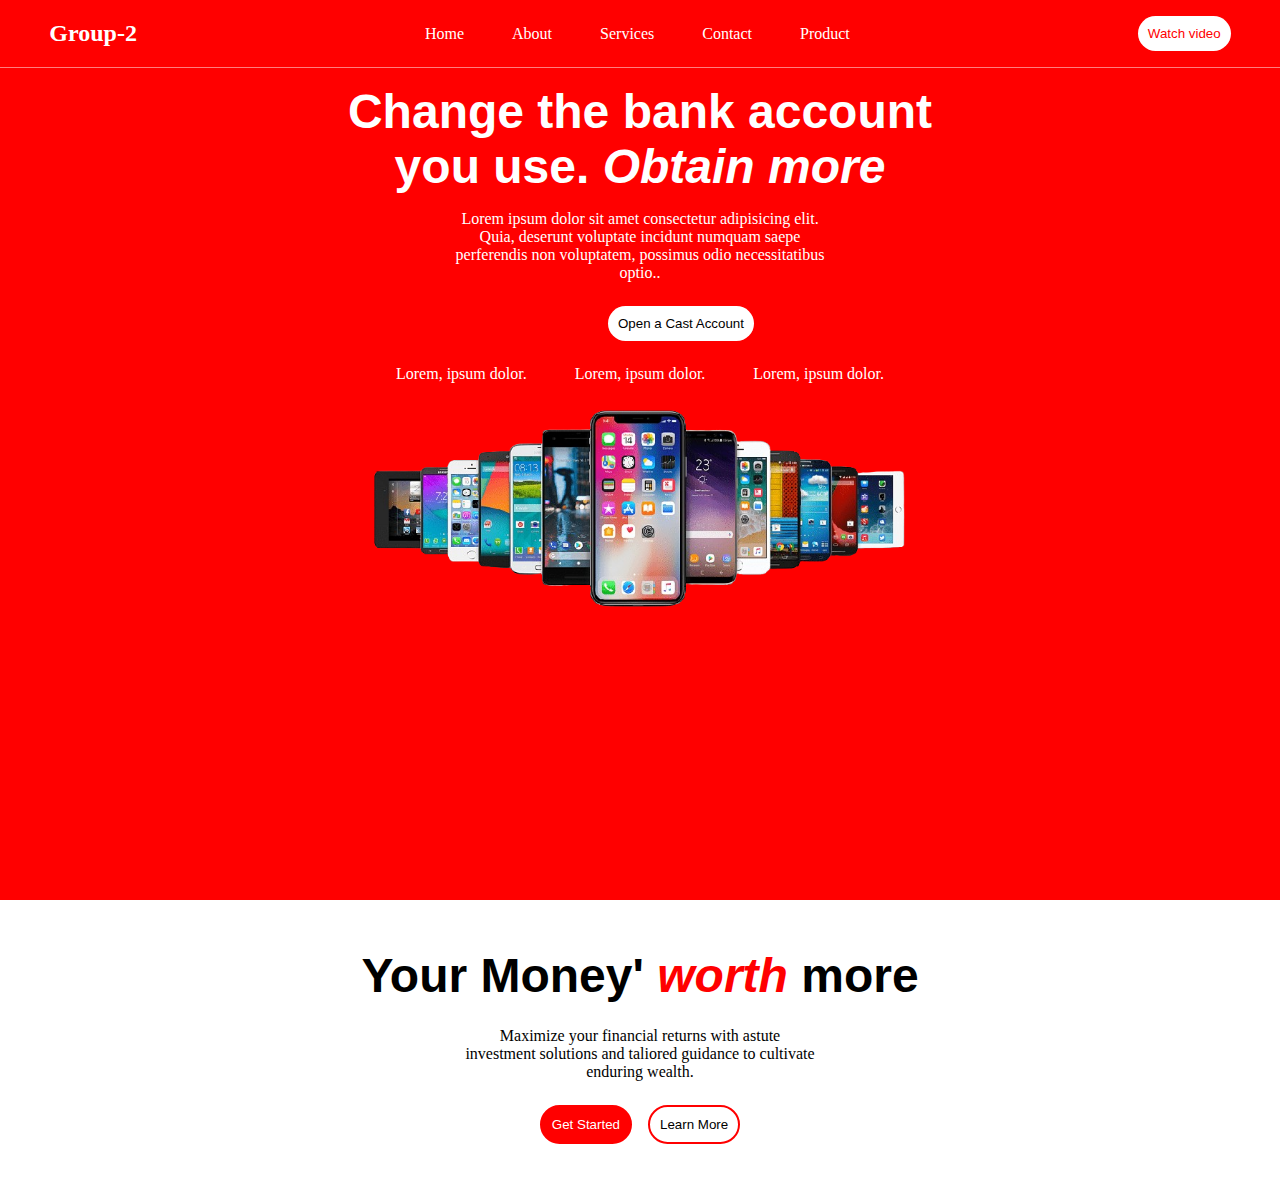
<file: index.html>
<!DOCTYPE html>
<html lang="en">
<head>
    <meta charset="UTF-8">
    <meta name="viewport" content="width=device-width, initial-scale=1.0">
    <title>Group-2</title>
    <link rel="stylesheet" href="style.css">
</head>
<body>

    <div class="box">
    <nav>
        <ul>
            <a href="#box" id="a"><h1>Group-2</h1></a>
            <li>Home</li>
            <li>About</li>
            <li>Services</li>
            <li>Contact</li>
            <li>Product</li>
            <button class="btn">Watch video</button>
        </ul>
    </nav>

    <h1 class="h1"> Change the bank account you use. <i>Obtain more</i> </h1>

    <P>Lorem ipsum dolor sit amet consectetur adipisicing elit. Quia, deserunt voluptate incidunt numquam saepe perferendis non voluptatem, possimus odio necessitatibus  optio..</P>

    <button class="btn-1">Open a Cast Account</button>

    <ul id="lorem">
        <li>Lorem, ipsum dolor.</li>
        <li>Lorem, ipsum dolor.</li>
        <li>Lorem, ipsum dolor.</li>
    </ul>

    <img src="png-clipart-smartphone-iphone-mobile-marketing-telecommunication-computer-smartphone-gadget-electroni.png" alt="high">
    </div>

    <div class="div">
        <h1 id="h1">Your Money' <em>worth</em> more</h1>

        <p id="p">Maximize your financial returns with astute investment solutions and taliored guidance to cultivate enduring wealth.</p>

        <div class="th" id="box">
            <button class="btn-2"><a href="">Get Started</a></button>
            <button class="btn-3"><a href="" class="a">Learn More</a></button>
        </div>

    </div>

</body>
</html>
</file>
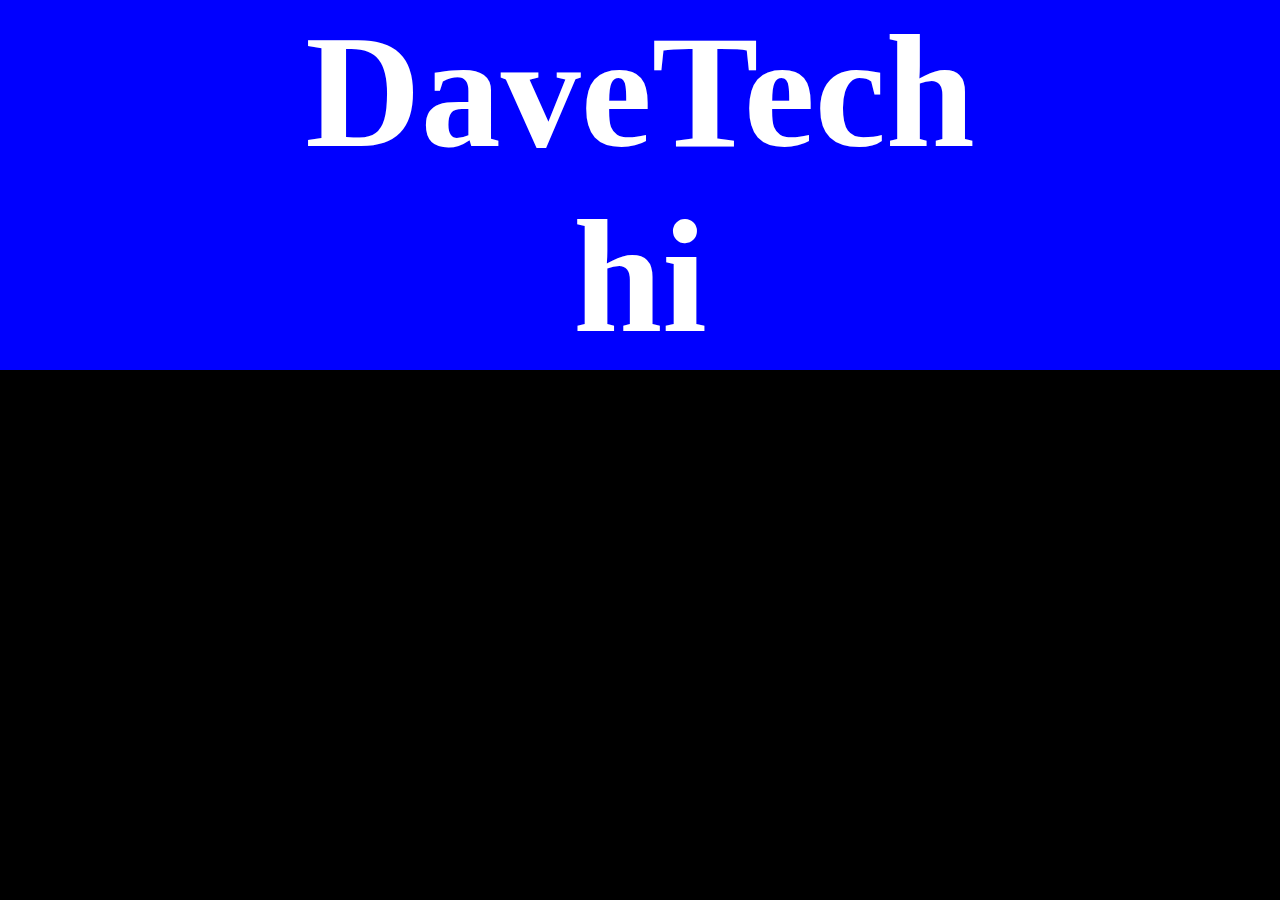
<file: media.html>
<!DOCTYPE html>
<html lang="en">
<head>
    <meta charset="UTF-8">
    <meta name="viewport" content="width=device-width, initial-scale=1.0">
    <title>Document</title>
    <link rel="stylesheet" href="media.css">
</head>
<body>

    <h1>DaveTech</h1>
    <h1>hi</h1>

</body>
</html>
</file>
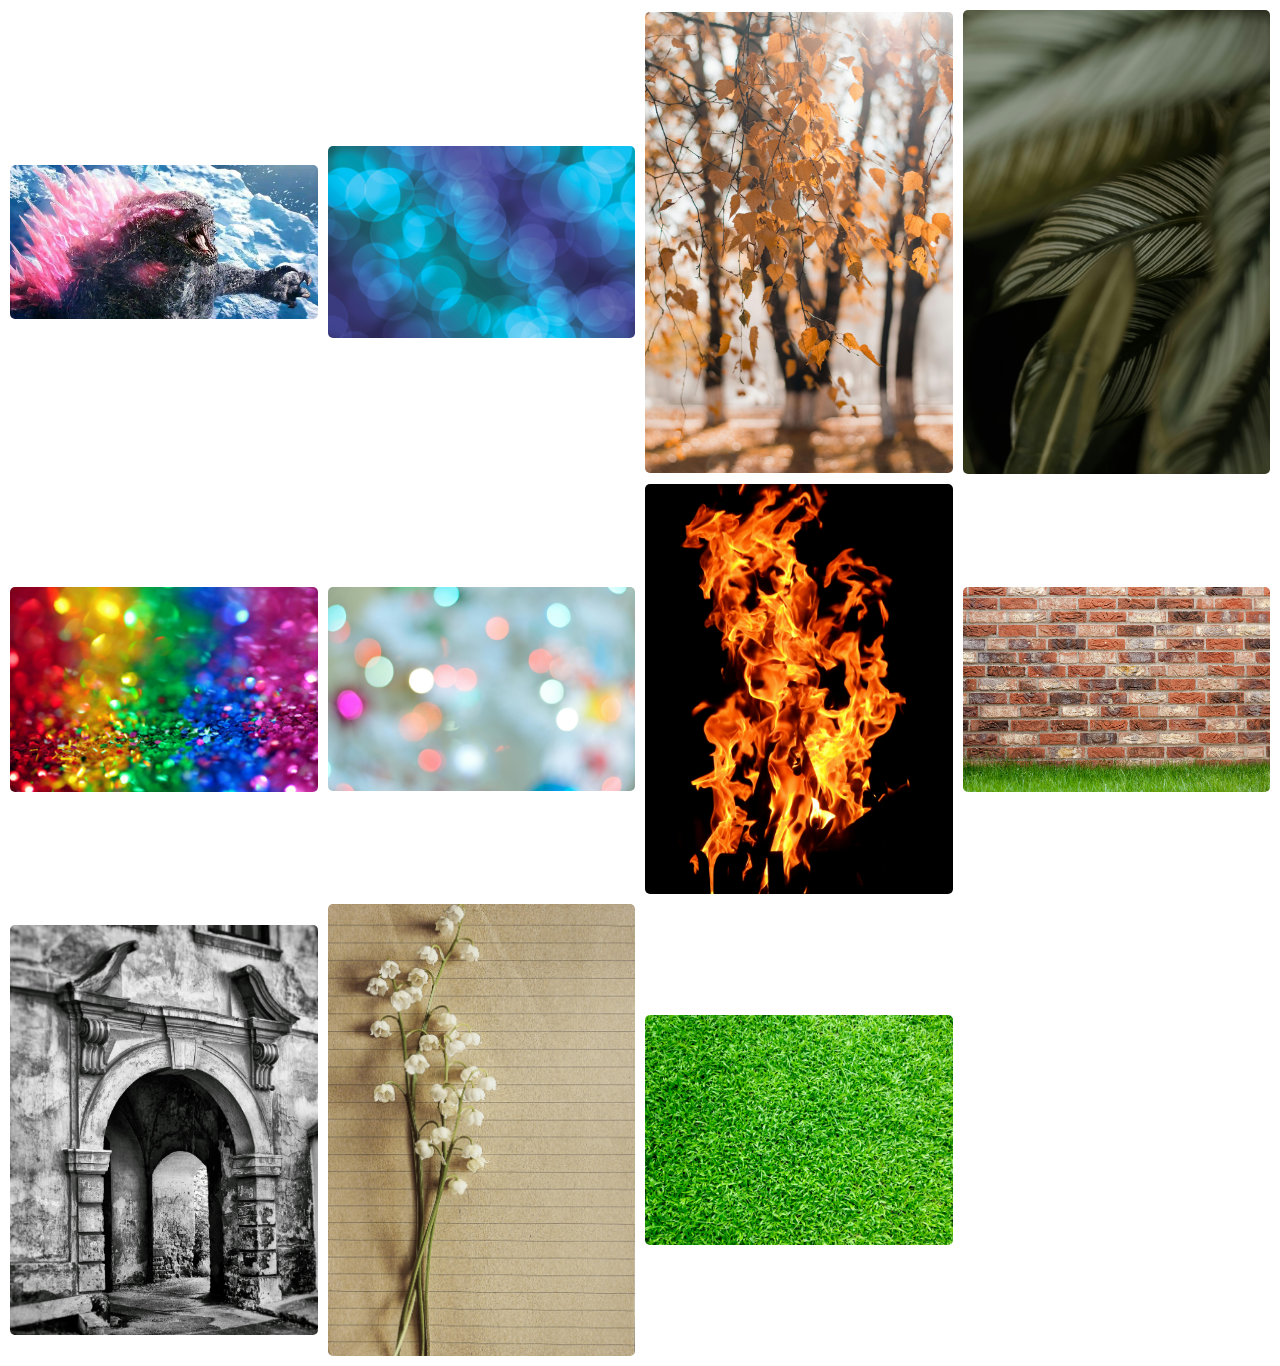
<file: assign/img.html>
<!DOCTYPE html>
<html lang="en">
<head>
    <meta charset="UTF-8">
    <meta name="viewport" content="width=device-width, initial-scale=1.0">
    <title>Grid</title>
    <link rel="stylesheet" href="img.css">
</head>
<body>
    
    <div class="grid-wrapper">

        <div class="img-1">
            <img src="./1718483264702.jpg" alt="">
        </div>

        <div class="img-2">
            <img src="./pexels-dana-tentis-118658-370799.jpg" alt="">
        </div>

        <div class="img-3">
            <img src="./pexels-iriser-1590549.jpg" alt="">
        </div>

        <div class="img-4">
            <img src="./pexels-loel-balangauan-1175217-2400843.jpg" alt="">
        </div>

        <div class="img-5">
            <img src="./pexels-mccutcheon-1191710.jpg" alt="">
        </div>

        <div class="img-6">
            <img src="./pexels-padrinan-255379.jpg" alt="">
        </div>

        <div class="img-7">
            <img src="./pexels-pixabay-207353.jpg" alt="">
        </div>

        <div class="img-8">
            <img src="./pexels-pixabay-259915.jpg" alt="">
        </div>

        <div class="img-9">
            <img src="./pexels-pixabay-276092.jpg" alt="">
        </div>

        <div class="img-10">
            <img src="./pexels-pixabay-459335.jpg" alt="">
        </div>

        <div class="img-11">
            <img src="./pexels-pixmike-413195.jpg" alt="">
        </div>

    </div>

</body>
</html>
</file>
<file: style.css>
*{
    margin: 0;
    padding: 0;
}

/* nav-bar */
.box{
    background-color: red;
    height: 100vh;
}

nav {
    border-bottom: 1px rgba(255, 255, 255, 0.493) solid;
}

ul{
    display: flex;
    justify-content: center;
    align-items: center;
    gap: 3rem;
    list-style: none;
    color: white;
    padding: 1rem;
}

#a{
    text-decoration: none;
    color: white;
    font-size: 12px;
    padding-right: 15rem;
}

.btn{
    margin-left: 15rem;
    padding: 10px;
    border: none;
    border-radius: 3rem;
    background-color: white;
    color: red;
}

.btn:hover{
    background-color: red;
    color: white;
    cursor: pointer;
    border: 2px white solid;
}

/* h1 */
.h1{
    color: white;
    text-align: center;
    margin: 1rem 20rem 0rem 20rem;
    font-size: 3rem;
    font-family: 'Lucida Sans', 'Lucida Sans Regular', 'Lucida Grande', 'Lucida Sans Unicode', Geneva, Verdana, sans-serif;
}

/* paragraph */
p{
    text-align: center;
    margin: 1rem 28rem 0rem 28rem;
    color: white;
}

/* second button */
.btn-1{
    margin-top: 1.5rem;
    margin-left: 38rem;
    padding: 10px;
    border: none;
    border-radius: 3rem;
    background-color: white;
}

/* list */
#lorem{
    margin: 0.5rem;
}

/* image */
img{
    display: block;
    margin: auto;
    width: 35rem;
}

/* second section */
.div{
    padding: 3rem;
}

/* h1 in the second section */
#h1{
    text-align: center;
    font-size: 3rem;
    font-family: 'Lucida Sans', 'Lucida Sans Regular', 'Lucida Grande', 'Lucida Sans Unicode', Geneva, Verdana, sans-serif;
}

em{
    color: red;
}

/* paragraph in the second section */
#p{
    color: black;
    margin: 1.5rem 26rem 0rem 26rem;
}

/* other button's */
.th{
    display: flex;
    justify-content: center;
    gap: 1rem;
    margin-top: 1.5rem;
}

.btn-2{
    padding: 10px;
    border: 2px red solid;
    border-radius: 3rem;
    background-color: red;
    color: white;
}

.btn-3{
    padding: 10px;
    border: 2px red solid;
    border-radius: 3rem;
    background-color: white;
}

a{
    text-decoration: none;
    color: white;
}

.a{
    color: black;
}
</file>
<file: media.css>
*{
    padding: 0;
    margin: 0;
}

body{
    height: 100vh;
    width: auto;
    overflow: hidden;
    box-sizing: border-box;
    background-color: black;
}

h1{
    text-align: center;
    font-size: 4rem;
    background-color: gold;
}

@media (min-width: 300px) {
    h1{
        text-align: center;
        font-size: 6rem;
        background-color: black;
        color: white;
    }
}

@media (min-width: 600px) {
    h1{
        text-align: center;
        font-size: 8rem;
        background-color: green;
        color: white;
    }
}

@media (min-width: 900px) {
    h1{
        text-align: center;
        font-size: 10rem;
        background-color: blue;
        color: white;
    }
}
</file>
<file: assign/img.css>
*{
    padding: 0;
    margin: 0;
    box-sizing: border-box;
}

body{
    background-color: none;
    padding: 10px;
}

/* img{
    max-width: 100%;
    height: auto;
    vertical-align: middle;
    display: inline-block;
} */

.grid-wrapper div { 
    display: flex;
    justify-content: center;
    align-items: center;
}

.grid-wrapper div img {
    max-width: 100%;
    height: auto;
    object-fit: cover;
    border-radius: 5px;
}

.grid-wrapper {
    display: grid;
    grid-gap: 10px;
    grid-template-columns: repeat(auto-fit,minmax(250px,1fr));
}

.grid-wrapper wide {
    grid-template-columns: "sidebar";
    grid-column: span 2;
}

.grid-wrapper tall {
    grid-template-columns: "sidebar";
    grid-row: span 2;
}

.grid-wrapper big {
    grid-template-columns: "sidebar";
    grid-column: span 2;
    grid-row: span 2;
}

img:hover{
    transform: scale(1.1);
    cursor: pointer;
}

@media (max-width: px){
    body{
        background-color: none;
        padding: 10px;
    }
}

@media (orientation: landscape){
    .grid-wrapper > div { 
        display: flex;
        justify-content: center;
        align-items: center;
    }
    
    .grid-wrapper > div > img {
        max-width: 100%;
        height: auto;
        object-fit: cover;
        border-radius: 5px;
    }
    
    .grid-wrapper {
        display: grid;
        grid-gap: 10px;
        grid-template-columns: repeat(auto-fit,minmax(250px,1fr));
    }
    
    .grid-wrapper wide {
        grid-template-columns: "sidebar";
        grid-column: span 2;
    }
}

@media (orientation: portrait){
    .grid-wrapper > div { 
        display: flex;
        justify-content: center;
        align-items: center;
    }
    
    .grid-wrapper > div > img {
        max-width: 100%;
        height: auto;
        object-fit: cover;
        border-radius: 5px;
    }
    
    .grid-wrapper {
        display: grid;
        grid-gap: 10px;
        grid-template-columns: repeat(auto-fit,minmax(250px,1fr));
    }
    
    .grid-wrapper wide {
        grid-template-columns: "sidebar";
        grid-column: span 2;
    }

    img:hover{
        transform: scale(1.5);
        cursor: pointer;
    }
    
}
</file>
